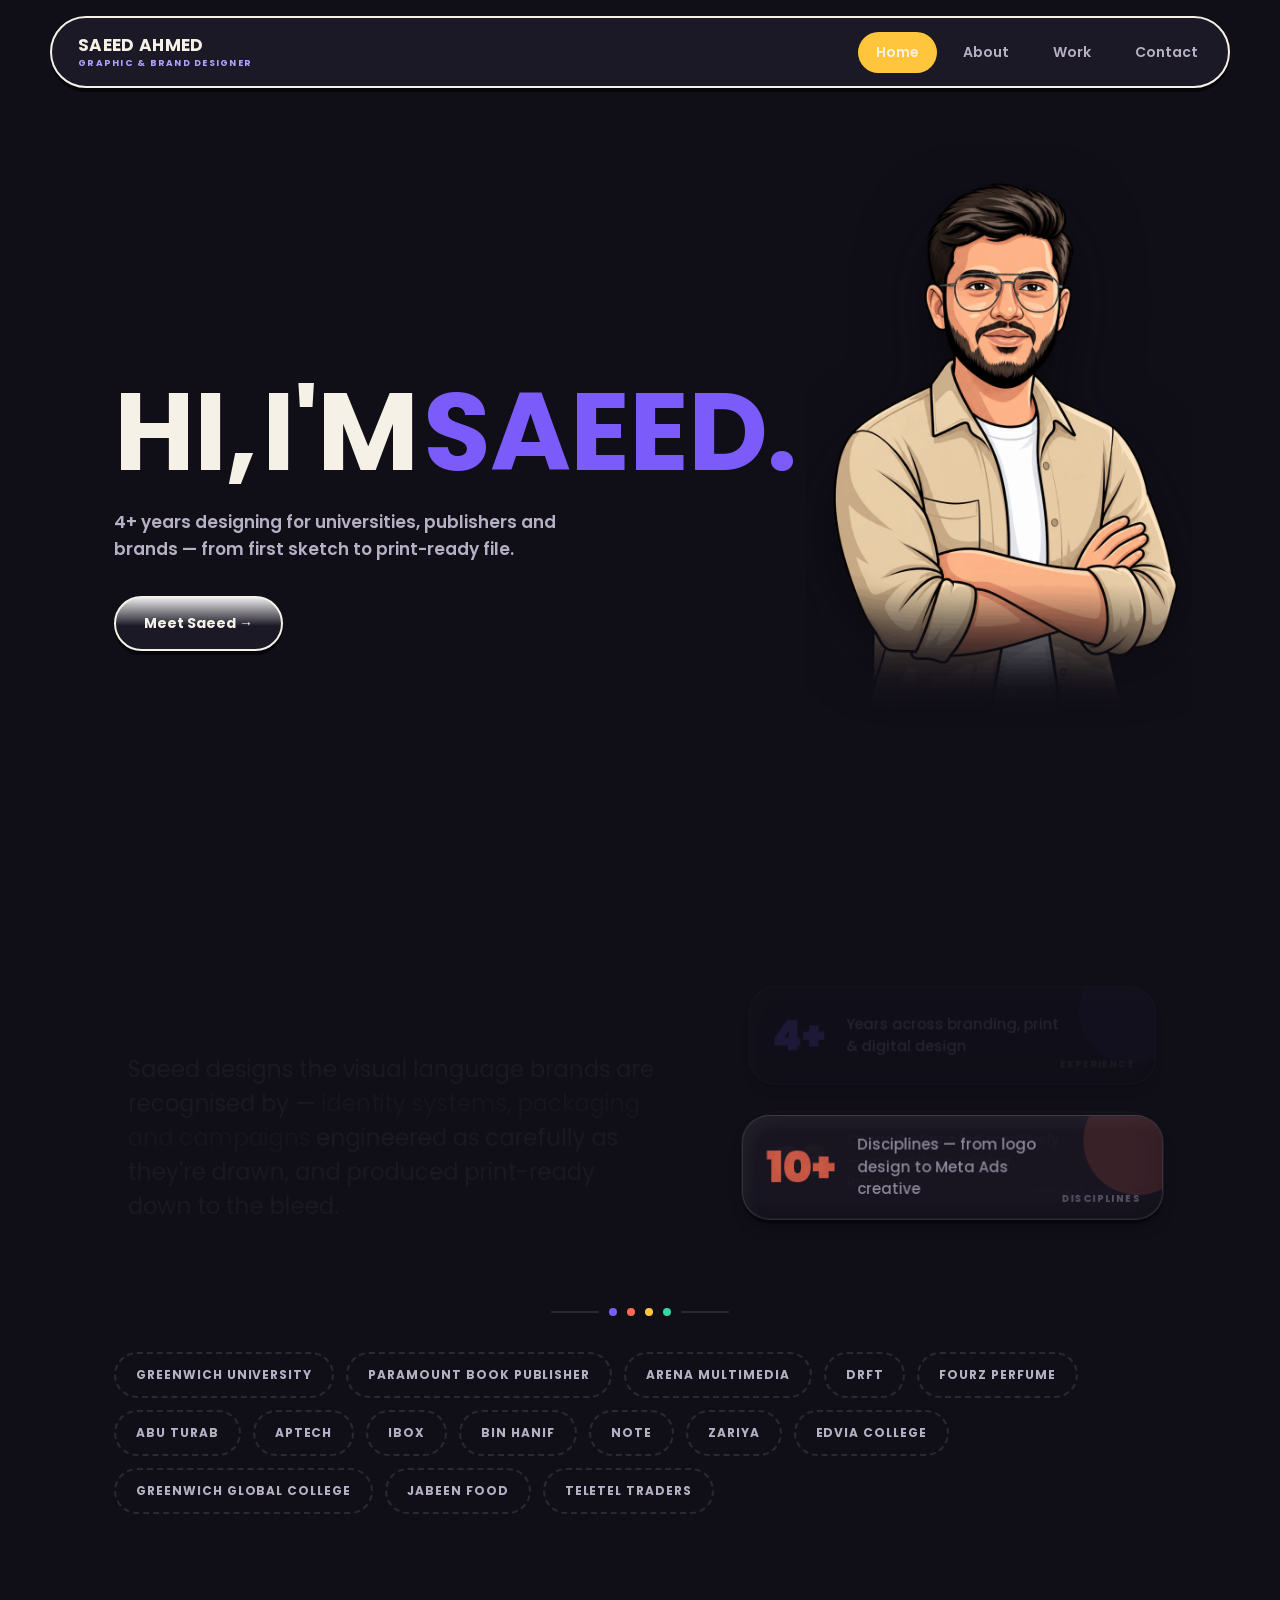
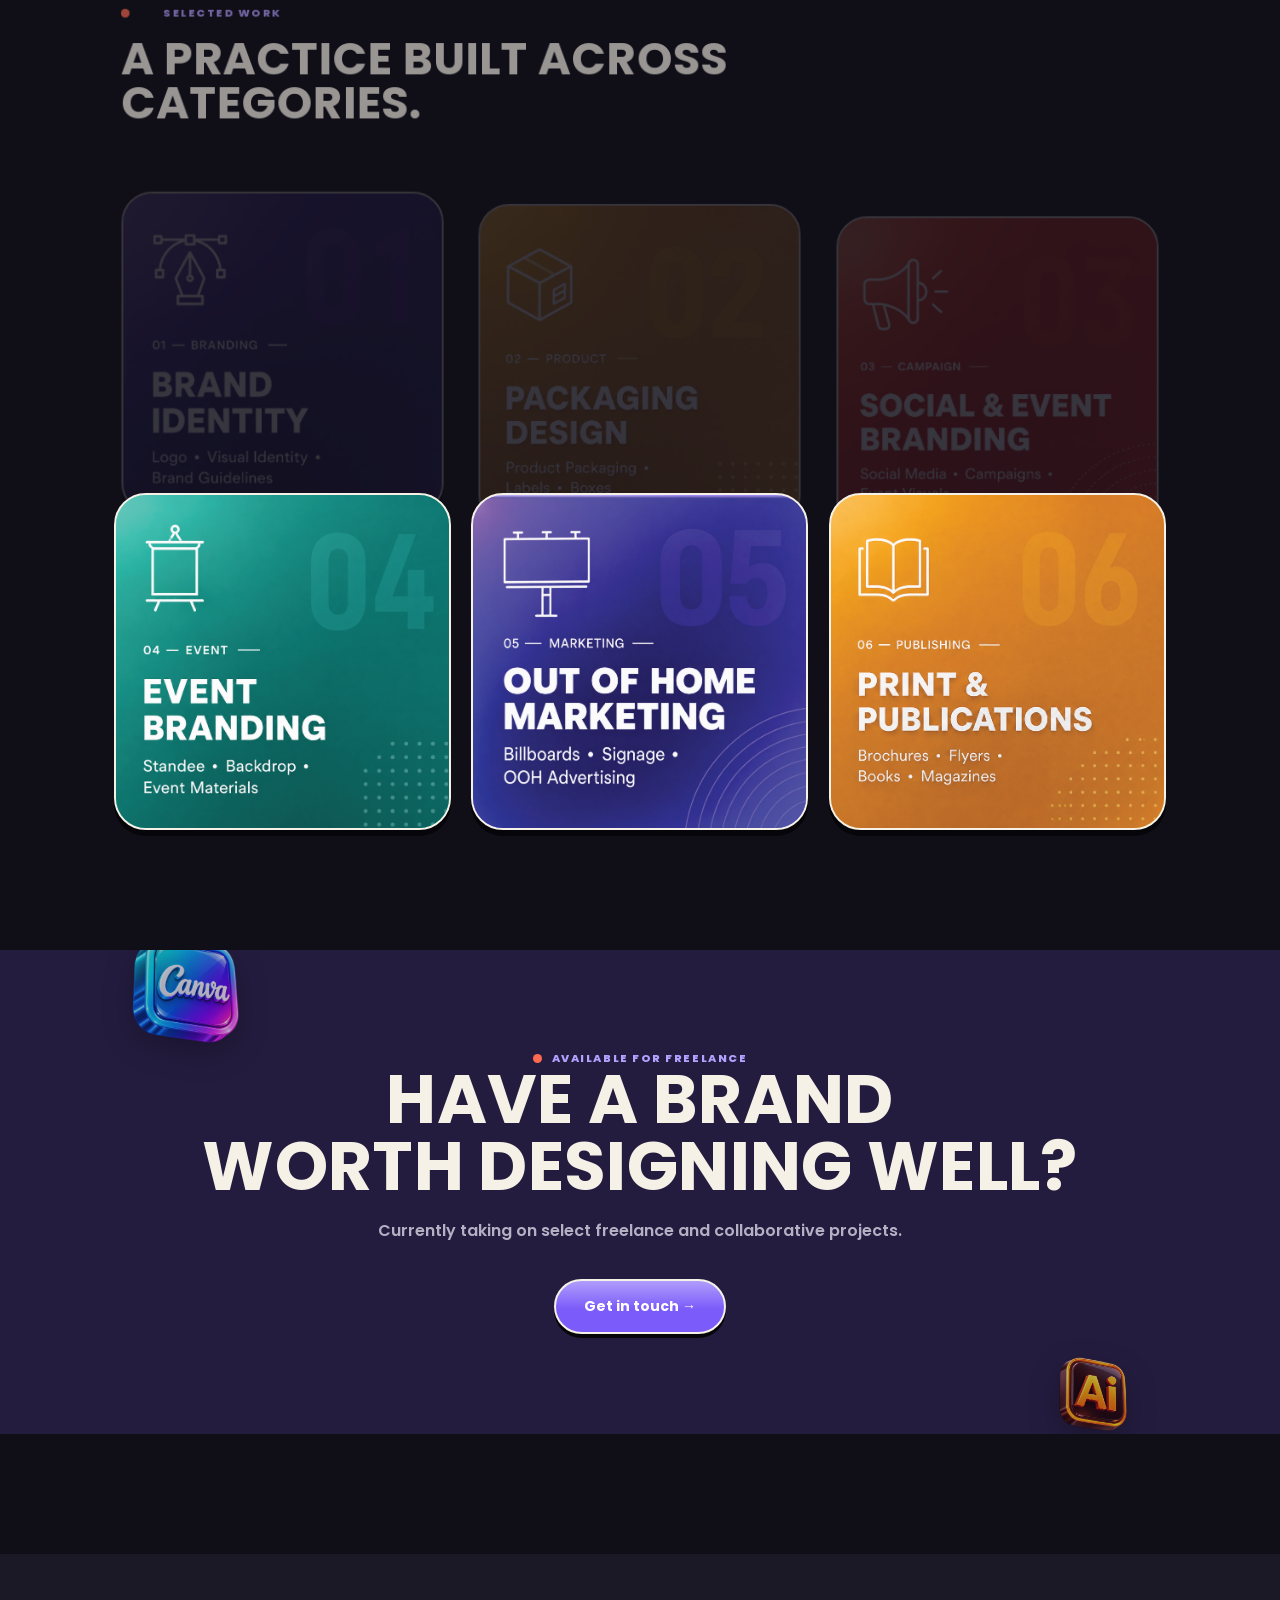
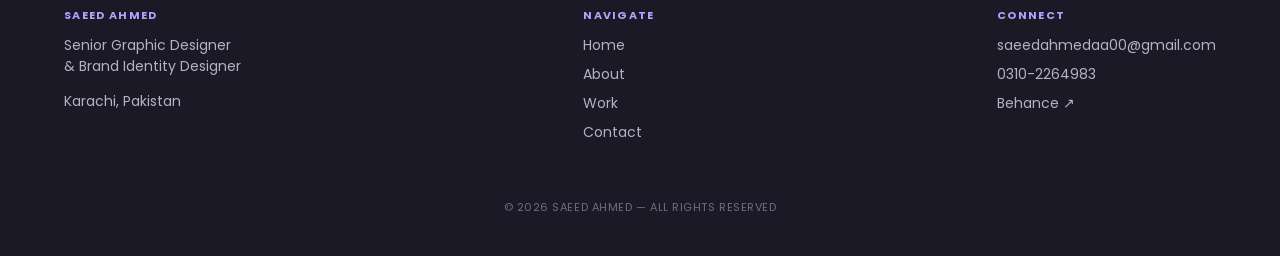
<file: index.html>
<!DOCTYPE html>
<html lang="en">
<head>
<meta charset="UTF-8">
<meta name="viewport" content="width=device-width, initial-scale=1.0">
<title>Saeed Ahmed — Senior Graphic Designer &amp; Brand Identity Designer</title>
<meta name="description" content="Saeed Ahmed is a Senior Graphic Designer and Brand Identity specialist based in Karachi, Pakistan — branding, packaging, print production and social media design.">
<link rel="stylesheet" href="css/style.css">
  <link rel="icon" href="assets/Favicon.png">
</head>
<body>

<header class="site-header">
  <div class="wrap">
    <a href="index.html" class="logo">SAEED AHMED <small>Graphic &amp; Brand Designer</small></a>
    <nav class="nav-links">
      <a href="index.html" class="active">Home</a>
      <a href="about.html">About</a>
      <a href="work.html">Work</a>
      <a href="contact.html">Contact</a>
    </nav>
    <button class="nav-toggle" aria-label="Toggle menu">☰</button>
  </div>
</header>

<!-- ============ HERO SLIDER ============ -->
<!-- ============ HERO SLIDER ============ -->
<section class="hero">
  <div class="hero-character">
    <div class="hero-character-inner">
      <img src="assets/SVW.png" alt="Illustrated portrait of Saeed Ahmed">
    </div>
  </div>

  <div class="hero-slides">

    <div class="hero-slide is-active">
      <div class="hero-slide-bg"></div>
      <div class="wrap hero-slide-content">
        <h2>Hi, I'm <em>Saeed.</em></h2>
        <p>4+ years designing for universities, publishers and brands — from first sketch to print-ready file.</p>
        <a href="about.html" class="btn">Meet Saeed →</a>
      </div>
    </div>

    <div class="hero-slide">
      <div class="hero-slide-bg"></div>
      <div class="wrap hero-slide-content">
        <h2>My <em>Work.</em></h2>
        <p>Logos, packaging &amp; campaigns.</p>
        <a href="work.html" class="btn">View the work →</a>
      </div>
    </div>

    <div class="hero-slide">
      <div class="hero-slide-bg"></div>
      <div class="wrap hero-slide-content">
        <h2>Let's <em>Talk.</em></h2>
        <p>Open for freelance & full-time work.</p>
        <a href="contact.html" class="btn solid">Start a project →</a>
      </div>
    </div>

  </div>

  <div class="hero-scroll">Scroll</div>

</section>
<!-- ============ INTRO ============ -->
<section class="section">
  <div class="wrap">
    <div class="intro-grid">
      <p class="lede">Saeed designs the visual language brands are recognised by — <span class="gold">identity systems, packaging and campaigns</span> engineered as carefully as they're drawn, and produced print-ready down to the bleed.</p>
     <div class="stat-list">
  <div class="stat-row"><span class="num">4+</span><span class="label">Years across branding, print &amp; digital design</span><span class="stat-tag">Experience</span></div>
  <div class="stat-row"><span class="num">03</span><span class="label">Organisations led creatively — university, publisher, institute</span><span class="stat-tag">Organisations</span></div>
  <div class="stat-row"><span class="num">10+</span><span class="label">Disciplines — from logo design to Meta Ads creative</span><span class="stat-tag">Disciplines</span></div>
</div>
    </div>
  </div>
</section>

<div class="cmyk-divider"><span class="line"></span><span class="dot c"></span><span class="dot m"></span><span class="dot y"></span><span class="dot k"></span><span class="line"></span></div>

<!-- ============ BRAND STRIP ============ -->
<section class="wrap">
  <div class="brand-strip">
    <span>Greenwich University</span>
    <span>Paramount Book Publisher</span>
    <span>Arena Multimedia</span>
    <span>DRFT</span>
    <span>Fourz Perfume</span>
        <span>Abu Turab</span>
    <span>Aptech</span>
    <span>Ibox</span>
    <span>Bin Hanif</span>
    <span>Note</span>
    <span>Zariya</span>
    <span>Edvia College</span>
    <span>Greenwich Global College</span>
    <span>Jabeen Food</span>
    <span>Teletel Traders</span>

  </div>
</section>

<!-- ============ WORK PREVIEW ============ -->
<section class="section">
  <div class="wrap">
    <div class="section-head">
      <div class="eyebrow"><span class="regmark" style="width:14px;height:14px;"></span>Selected Work</div>
      <h2>A practice built across categories.</h2>
    </div>
  </div>
  <div class="preview-grid">
    
   <a href="work.html?filter=logos" class="preview-card frame-corners">
  <span class="fc-tr"></span><span class="fc-bl"></span>
  <img src="assets/Titles/01-01.png" alt="Logo & Identity Design" class="preview-card-img">
 
</a>
    <a href="work.html?filter=packaging" class="preview-card frame-corners">
      <span class="fc-tr"></span><span class="fc-bl"></span>
  <img src="assets/Titles/01-02.png" alt="Logo & Identity Design" class="preview-card-img">
      
    </a>
    <a href="work.html?filter=posters" class="preview-card frame-corners">
      <span class="fc-tr"></span><span class="fc-bl"></span>
  <img src="assets/Titles/01-03.png" alt="Logo & Identity Design" class="preview-card-img">
      
    </a>
    <a href="work.html?filter=standees" class="preview-card frame-corners">
      <span class="fc-tr"></span><span class="fc-bl"></span>
  <img src="assets/Titles/01-04.png" alt="Logo & Identity Design" class="preview-card-img">
      
    </a>
    <a href="work.html?filter=outdoor" class="preview-card frame-corners">
      <span class="fc-tr"></span><span class="fc-bl"></span>
  <img src="assets/Titles/01-05.png" alt="Logo & Identity Design" class="preview-card-img">
      
    </a>
    <a href="work.html?filter=publishing" class="preview-card frame-corners">
      <span class="fc-tr"></span><span class="fc-bl"></span>
  <img src="assets/Titles/01-06.png" alt="Logo & Identity Design" class="preview-card-img">
      
    </a>
  </div>
</section>

<!-- ============ CTA ============ -->
<section class="cta-banner">
<div class="blob yellow img-blob" style="width:160px;height:160px;top:-40px;left:8%;opacity:.7;"><img src="assets/Icons/CA.png" alt=""></div>
<div class="blob coral img-blob" style="width:120px;height:120px;bottom:-20px;right:10%;opacity:.7;"><img src="assets/Icons/AI.png" alt=""></div>
  <div class="eyebrow center" style="justify-content:center;">Available for Freelance</div>
  <h2>Have a brand<br>worth designing well?</h2>
  <p>Currently taking on select freelance and collaborative projects.</p>
  <a href="contact.html" class="btn solid">Get in touch →</a>
</section>

<footer class="site-footer">
  <div class="wrap">
    <div class="footer-col">
      <h4>Saeed Ahmed</h4>
      <p>Senior Graphic Designer<br>&amp; Brand Identity Designer</p>
      <p>Karachi, Pakistan</p>
    </div>
    <div class="footer-col">
      <h4>Navigate</h4>
      <a href="index.html">Home</a>
      <a href="about.html">About</a>
      <a href="work.html">Work</a>
      <a href="contact.html">Contact</a>
    </div>
    <div class="footer-col">
      <h4>Connect</h4>
      <a href="mailto:saeedahmedaa00@gmail.com">saeedahmedaa00@gmail.com</a>
      <a href="tel:03102264983">0310-2264983</a>
      <a href="https://www.behance.net/saeed_graphics_09" target="_blank" rel="noopener">Behance ↗</a>
    </div>
  </div>
  <div class="footer-bottom">© 2026 SAEED AHMED — ALL RIGHTS RESERVED</div>
</footer>

<script src="js/main.js"></script>
</body>
</html>
</file>
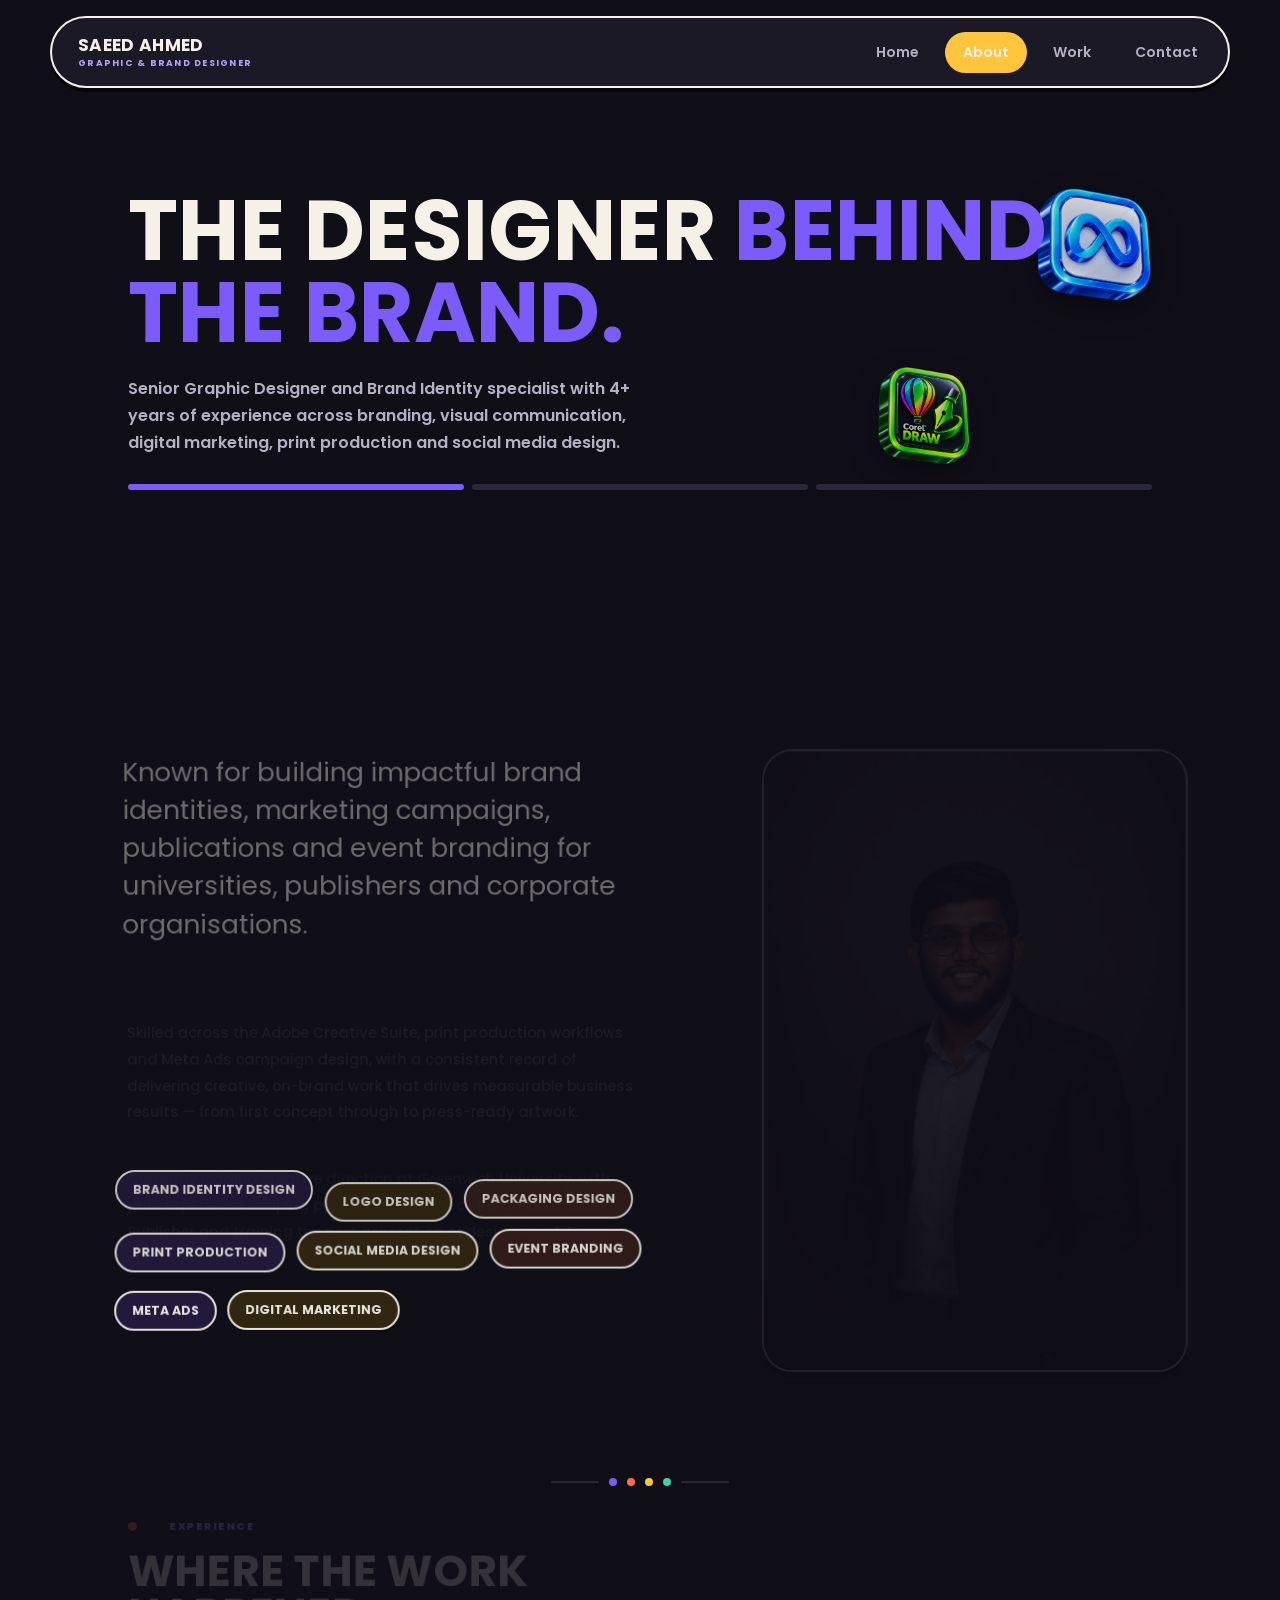
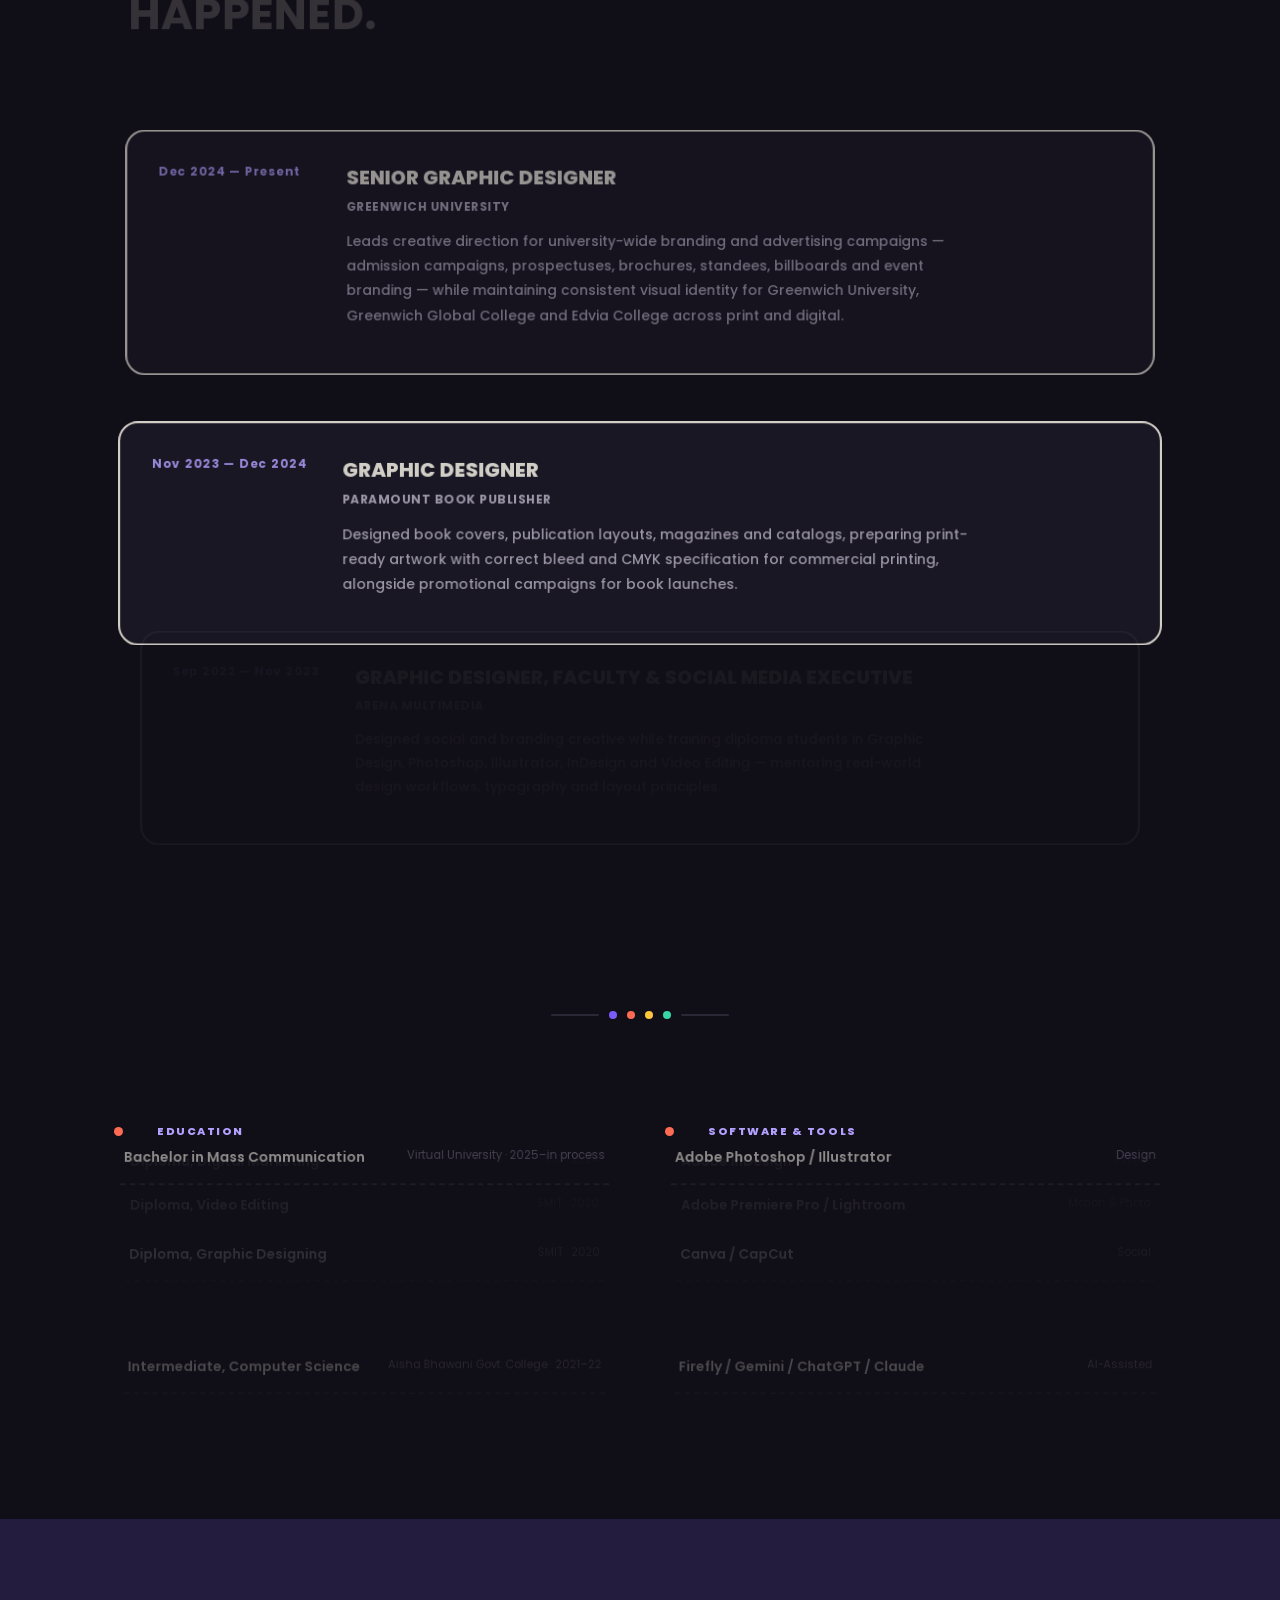
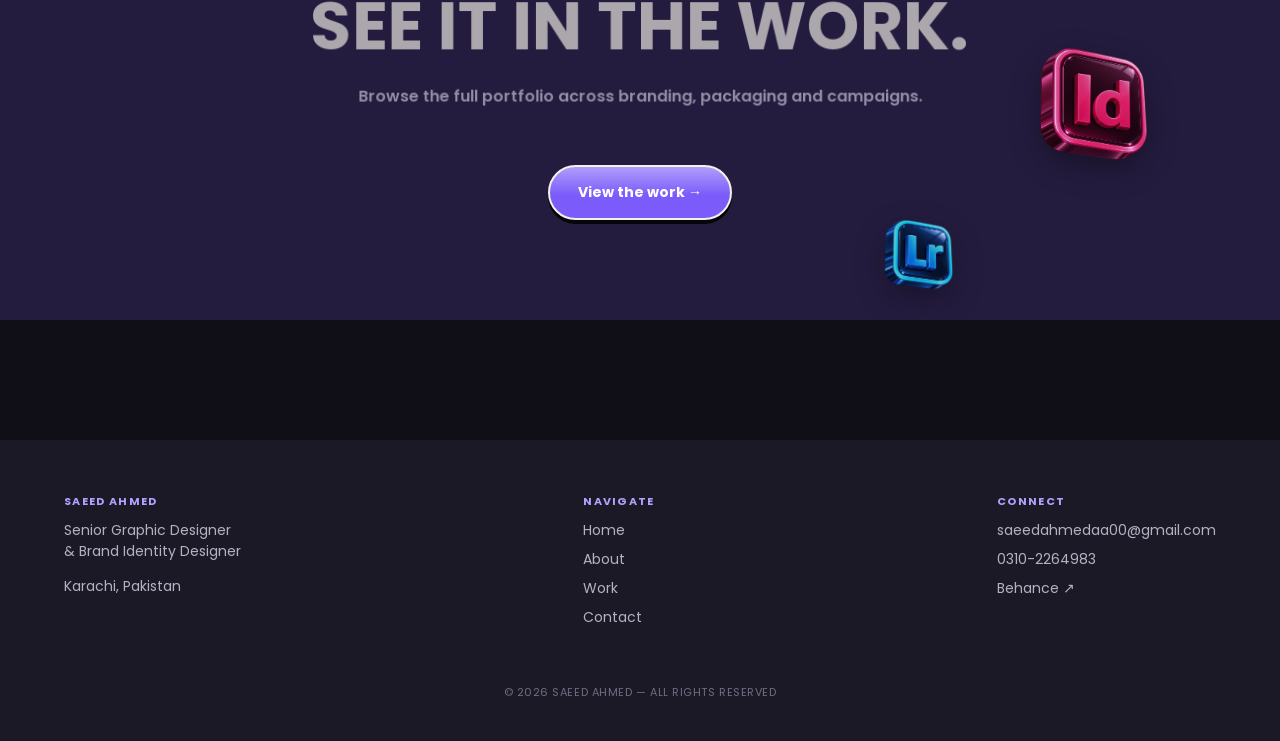
<file: about.html>
<!DOCTYPE html>
<html lang="en">
<head>
<meta charset="UTF-8">
<meta name="viewport" content="width=device-width, initial-scale=1.0">
<title>About — Saeed Ahmed</title>
<link rel="stylesheet" href="css/style.css">
  <link rel="icon" href="assets/Favicon.png">

</head>
<body>

<header class="site-header">
  <div class="wrap">
    <a href="index.html" class="logo">SAEED AHMED <small>Graphic &amp; Brand Designer</small></a>
    <nav class="nav-links">
      <a href="index.html">Home</a>
      <a href="about.html" class="active">About</a>
      <a href="work.html">Work</a>
      <a href="contact.html">Contact</a>
    </nav>
    <button class="nav-toggle" aria-label="Toggle menu">☰</button>
  </div>
</header>

<section class="page-hero">
<div class="blob purple img-blob" style="width:170px;height:170px;top:160px;right:8%;opacity:.85;"><img src="assets/Icons/CG.png" alt=""></div>
<div class="blob yellow img-blob" style="width:150px;height:150px;top:340px;right:22%;opacity:.8;"><img src="assets/Icons/CR.png" alt=""></div>
    <div class="wrap">
    <h1>The designer <em>behind the brand.</em></h1>
    <p class="page-hero-sub">Senior Graphic Designer and Brand Identity specialist with 4+ years of experience across branding, visual communication, digital marketing, print production and social media design.</p>
    <div class="page-hero-slide-strip">
      <span class="filled"></span><span></span><span></span>
    </div>
  </div>
</section>

<section class="section">
  <div class="wrap">
    <div class="about-grid">
      <div class="about-portrait frame-corners">
        <span class="fc-tr"></span><span class="fc-bl"></span>
<img src="assets/Profile.jpeg" alt="Saeed Ahmed, Senior Graphic Designer" style="position:absolute;inset:0;width:100%;height:100%;object-fit:contain;">      </div>
      <div>
        <p class="about-lede">Known for building impactful brand identities, marketing campaigns, publications and event branding for universities, publishers and corporate organisations.</p>
        <div class="about-body">
          <p>Skilled across the Adobe Creative Suite, print production workflows and Meta Ads campaign design, with a consistent record of delivering creative, on-brand work that drives measurable business results — from first concept through to press-ready artwork.</p>
          <p>Currently leading creative direction at Greenwich University, with prior experience shaping publication design at Paramount Book Publisher and training the next generation of designers at Arena Multimedia.</p>
        </div>
        <div class="skill-tags">
          <span>Brand Identity Design</span>
          <span>Logo Design</span>
          <span>Packaging Design</span>
          <span>Print Production</span>
          <span>Social Media Design</span>
          <span>Event Branding</span>
          <span>Meta Ads</span>
          <span>Digital Marketing</span>
        </div>
      </div>
    </div>
  </div>
</section>

<div class="cmyk-divider"><span class="line"></span><span class="dot c"></span><span class="dot m"></span><span class="dot y"></span><span class="dot k"></span><span class="line"></span></div>

<!-- ============ EXPERIENCE ============ -->
<section class="section tight">
  <div class="wrap">
    <div class="section-head">
      <div class="eyebrow"><span class="regmark" style="width:14px;height:14px;"></span>Experience</div>
      <h2>Where the work happened.</h2>
    </div>

    <div class="timeline">
      <div class="timeline-item">
        <div class="timeline-date">Dec 2024 — Present</div>
        <div>
          <div class="timeline-role">Senior Graphic Designer</div>
          <div class="timeline-org">Greenwich University</div>
          <p class="timeline-desc">Leads creative direction for university-wide branding and advertising campaigns — admission campaigns, prospectuses, brochures, standees, billboards and event branding — while maintaining consistent visual identity for Greenwich University, Greenwich Global College and Edvia College across print and digital.</p>
        </div>
      </div>

      <div class="timeline-item">
        <div class="timeline-date">Nov 2023 — Dec 2024</div>
        <div>
          <div class="timeline-role">Graphic Designer</div>
          <div class="timeline-org">Paramount Book Publisher</div>
          <p class="timeline-desc">Designed book covers, publication layouts, magazines and catalogs, preparing print-ready artwork with correct bleed and CMYK specification for commercial printing, alongside promotional campaigns for book launches.</p>
        </div>
      </div>

      <div class="timeline-item">
        <div class="timeline-date">Sep 2022 — Nov 2023</div>
        <div>
          <div class="timeline-role">Graphic Designer, Faculty &amp; Social Media Executive</div>
          <div class="timeline-org">Arena Multimedia</div>
          <p class="timeline-desc">Designed social and branding creative while training diploma students in Graphic Design, Photoshop, Illustrator, InDesign and Video Editing — mentoring real-world design workflows, typography and layout principles.</p>
        </div>
      </div>
    </div>
  </div>
</section>

<div class="cmyk-divider"><span class="line"></span><span class="dot c"></span><span class="dot m"></span><span class="dot y"></span><span class="dot k"></span><span class="line"></span></div>

<!-- ============ EDUCATION + SOFTWARE ============ -->
<section class="section tight">
  <div class="wrap">
    <div class="mini-grid">
      <div>
        <div class="eyebrow" style="margin-bottom:24px;"><span class="regmark" style="width:14px;height:14px;"></span>Education</div>
        <ul class="mini-list">
          <li><span class="deg">Bachelor in Mass Communication</span><span class="sch">Virtual University · 2025–in process</span></li>
          <li><span class="deg">Diploma, Digital Marketing</span><span class="sch">SMIT · 2024</span></li>
          <li><span class="deg">Diploma, Video Editing</span><span class="sch">SMIT · 2020</span></li>
          <li><span class="deg">Diploma, Graphic Designing</span><span class="sch">SMIT · 2020</span></li>
          <li><span class="deg">Intermediate, Computer Science</span><span class="sch">Aisha Bhawani Govt. College · 2021–22</span></li>
        </ul>
      </div>
      <div>
        <div class="eyebrow" style="margin-bottom:24px;"><span class="regmark" style="width:14px;height:14px;"></span>Software &amp; Tools</div>
        <ul class="mini-list">
          <li><span class="deg">Adobe Photoshop / Illustrator</span><span class="sch">Design</span></li>
          <li><span class="deg">Adobe InDesign</span><span class="sch">Layout</span></li>
          <li><span class="deg">Adobe Premiere Pro / Lightroom</span><span class="sch">Motion &amp; Photo</span></li>
          <li><span class="deg">Canva / CapCut</span><span class="sch">Social</span></li>
          <li><span class="deg">Firefly / Gemini / ChatGPT / Claude</span><span class="sch">AI-Assisted</span></li>
        </ul>
      </div>
    </div>
  </div>
</section>

<section class="cta-banner">
<div class="blob purple img-blob" style="width:170px;height:170px;top:100px;right:8%;opacity:.85;"><img src="assets/Icons/ID.png" alt=""></div>
<div class="blob yellow img-blob" style="width:110px;height:110px;top:280px;right:24%;opacity:.8;"><img src="assets/Icons/LR.png" alt=""></div>
    <h2>See it in the work.</h2>
  <p>Browse the full portfolio across branding, packaging and campaigns.</p>
  <a href="work.html" class="btn solid">View the work →</a>
</section>

<footer class="site-footer">
  <div class="wrap">
    <div class="footer-col">
      <h4>Saeed Ahmed</h4>
      <p>Senior Graphic Designer<br>&amp; Brand Identity Designer</p>
      <p>Karachi, Pakistan</p>
    </div>
    <div class="footer-col">
      <h4>Navigate</h4>
      <a href="index.html">Home</a>
      <a href="about.html">About</a>
      <a href="work.html">Work</a>
      <a href="contact.html">Contact</a>
    </div>
    <div class="footer-col">
      <h4>Connect</h4>
      <a href="mailto:saeedahmedaa00@gmail.com">saeedahmedaa00@gmail.com</a>
      <a href="tel:03102264983">0310-2264983</a>
      <a href="https://www.behance.net/saeed_graphics_09" target="_blank" rel="noopener">Behance ↗</a>
    </div>
  </div>
  <div class="footer-bottom">© 2026 SAEED AHMED — ALL RIGHTS RESERVED</div>
</footer>

<script src="js/main.js"></script>
</body>
</html>
</file>
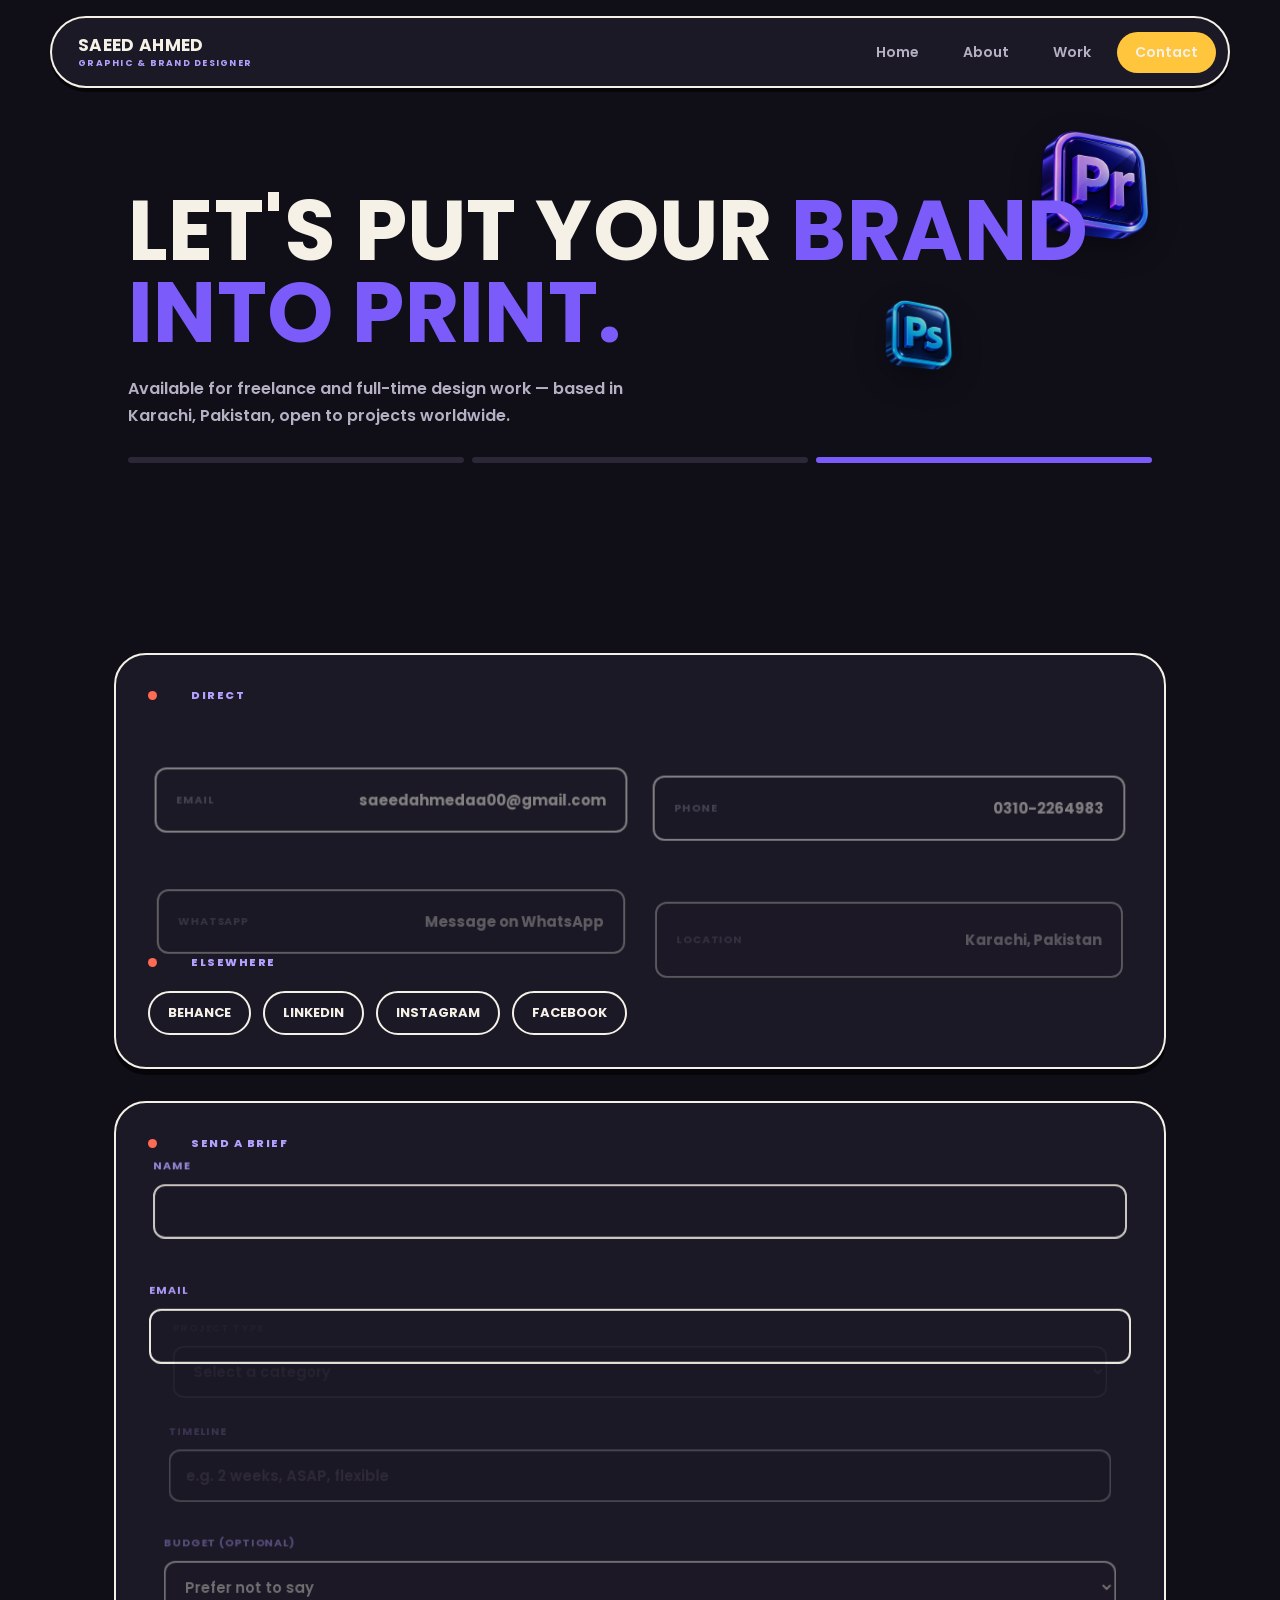
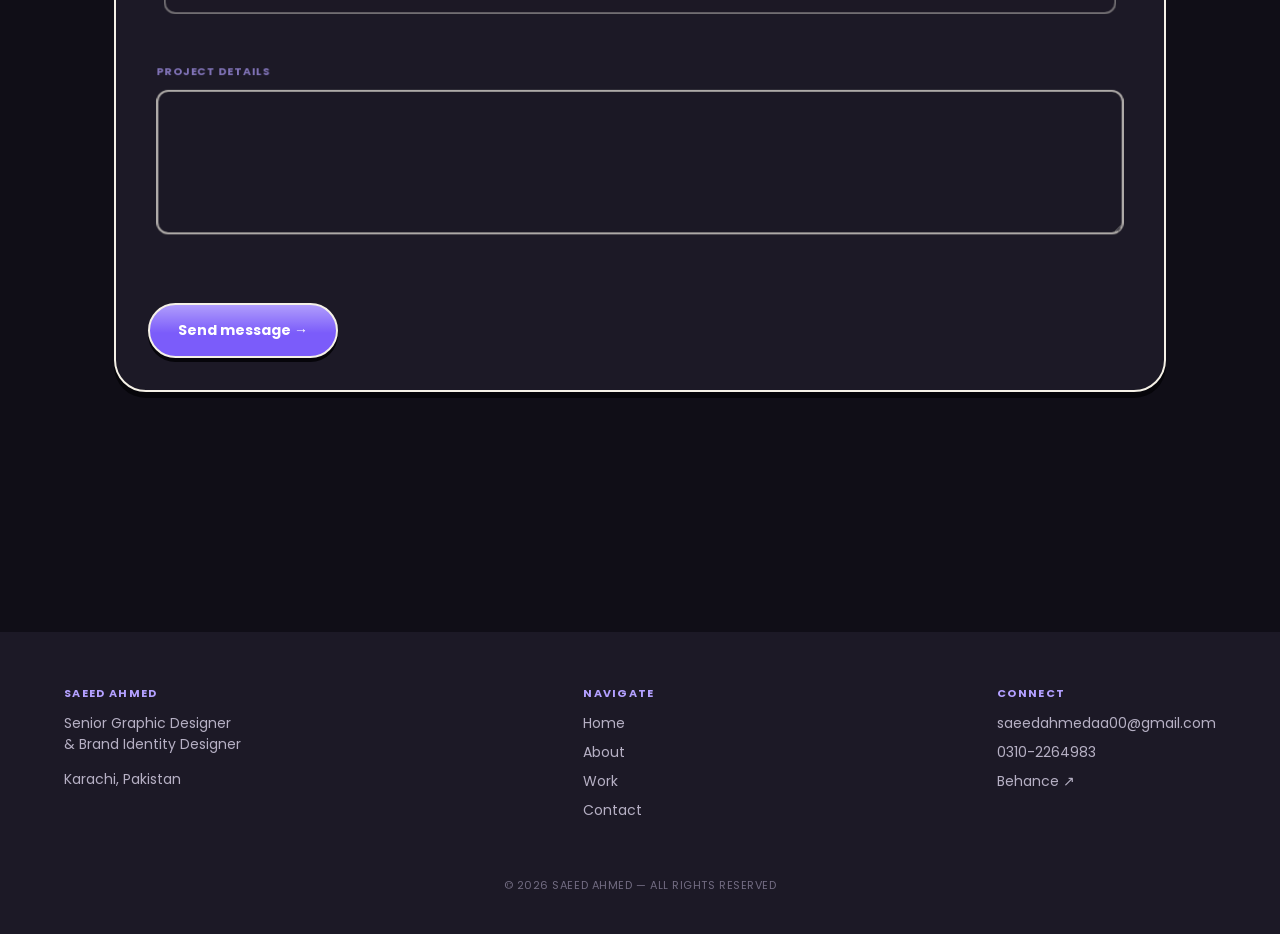
<file: contact.html>
<!DOCTYPE html>
<html lang="en">
<head>
<meta charset="UTF-8">
<meta name="viewport" content="width=device-width, initial-scale=1.0">
<title>Contact — Saeed Ahmed</title>
<link rel="stylesheet" href="css/style.css">
  <link rel="icon" href="assets/Favicon.png">

</head>
<body>

<header class="site-header">
  <div class="wrap">
    <a href="index.html" class="logo">SAEED AHMED <small>Graphic &amp; Brand Designer</small></a>
    <nav class="nav-links">
      <a href="index.html">Home</a>
      <a href="about.html">About</a>
      <a href="work.html">Work</a>
      <a href="contact.html" class="active">Contact</a>
    </nav>
    <button class="nav-toggle" aria-label="Toggle menu">☰</button>
  </div>
</header>

<section class="page-hero">
<div class="blob purple img-blob" style="width:170px;height:170px;top:100px;right:8%;opacity:.85;"><img src="assets/Icons/PR.png" alt=""></div>
<div class="blob yellow img-blob" style="width:110px;height:110px;top:280px;right:24%;opacity:.8;"><img src="assets/Icons/PS.png" alt=""></div>
    <div class="wrap">
    <h1>Let's put your <em>brand into print.</em></h1>
    <p class="page-hero-sub">Available for freelance and full-time design work — based in Karachi, Pakistan, open to projects worldwide.</p>
    <div class="page-hero-slide-strip">
      <span></span><span></span><span class="filled"></span>
    </div>
  </div>
</section>

<section class="section">
  <div class="wrap">
    <div class="contact-grid">

      <div>
        <div class="eyebrow"><span class="regmark" style="width:14px;height:14px;"></span>Direct</div>
        <ul class="contact-list">
          <li><span class="clabel">Email</span><a class="cval" href="mailto:saeedahmedaa00@gmail.com">saeedahmedaa00@gmail.com</a></li>
          <li><span class="clabel">Phone</span><a class="cval" href="tel:03102264983">0310-2264983</a></li>
          <li><span class="clabel">WhatsApp</span><a class="cval" href="https://wa.me/923102264983" target="_blank" rel="noopener">Message on WhatsApp</a></li>
          <li><span class="clabel">Location</span><span class="cval">Karachi, Pakistan</span></li>
        </ul>

        <div class="eyebrow" style="margin-top:48px;"><span class="regmark" style="width:14px;height:14px;"></span>Elsewhere</div>
        <div class="social-row">
          <a href="https://www.behance.net/saeed_graphics_09" target="_blank" rel="noopener">Behance</a>
          <a href="https://www.linkedin.com/in/saeed-ahmed-saar09172024/" target="_blank" rel="noopener">LinkedIn</a>
          <a href="http://instagram.com/saeed_graphics_09" target="_blank" rel="noopener">Instagram</a>
          <a href="https://www.facebook.com/share/14oecPMRKur/" target="_blank" rel="noopener">Facebook</a>
        </div>
      </div>

      <div>
        <div class="eyebrow" style="margin-bottom:28px;"><span class="regmark" style="width:14px;height:14px;"></span>Send a Brief</div>
        <form id="contact-form">
          <div class="form-field">
            <label for="name">Name</label>
            <input type="text" id="name" name="name" required>
          </div>
                    <div class="form-field">
            <label for="email">Email</label>
            <input type="email" id="email" name="email" required>
          </div>
          <div class="form-field">
            <label for="project-type">Project type</label>
            <select id="project-type" name="project-type" required>
              <option value="" disabled selected>Select a category</option>
              <option value="Logo / Brand Identity">Logo / Brand Identity</option>
              <option value="Packaging">Packaging</option>
              <option value="Social Media Design">Social Media Design</option>
              <option value="Print / Publishing">Print / Publishing</option>
              <option value="Event Branding / Standees">Event Branding / Standees</option>
              <option value="Outdoor Marketing">Outdoor Marketing</option>
              <option value="Other">Other</option>
            </select>
          </div>
          <div class="form-field">
            <label for="timeline">Timeline</label>
            <input type="text" id="timeline" name="timeline" placeholder="e.g. 2 weeks, ASAP, flexible">
          </div>
          <div class="form-field">
            <label for="budget">Budget (optional)</label>
            <select id="budget" name="budget">
              <option value="" selected>Prefer not to say</option>
              <option value="Under PKR 20,000">Under PKR 20,000</option>
              <option value="PKR 20,000 – 50,000">PKR 20,000 – 50,000</option>
              <option value="PKR 50,000 – 100,000">PKR 50,000 – 100,000</option>
              <option value="PKR 100,000+">PKR 100,000+</option>
            </select>
          </div>
                    <div class="form-field">
            <label for="message">Project details</label>
            <textarea id="message" name="message" rows="5" required></textarea>
          </div>
          <button type="submit" class="btn solid">Send message →</button>
        </form>
      </div>

    </div>
  </div>
</section>

<footer class="site-footer">
  <div class="wrap">
    <div class="footer-col">
      <h4>Saeed Ahmed</h4>
      <p>Senior Graphic Designer<br>&amp; Brand Identity Designer</p>
      <p>Karachi, Pakistan</p>
    </div>
    <div class="footer-col">
      <h4>Navigate</h4>
      <a href="index.html">Home</a>
      <a href="about.html">About</a>
      <a href="work.html">Work</a>
      <a href="contact.html">Contact</a>
    </div>
    <div class="footer-col">
      <h4>Connect</h4>
      <a href="mailto:saeedahmedaa00@gmail.com">saeedahmedaa00@gmail.com</a>
      <a href="tel:03102264983">0310-2264983</a>
      <a href="https://www.behance.net/saeed_graphics_09" target="_blank" rel="noopener">Behance ↗</a>
    </div>
  </div>
  <div class="footer-bottom">© 2026 SAEED AHMED — ALL RIGHTS RESERVED</div>
</footer>

<script src="js/main.js"></script>
</body>
</html>
</file>
<file: css/style.css>
/* ============================================================
   SAEED AHMED — PORTFOLIO
   Design tokens: paper / clay-purple / clay-yellow / coral
   Playful 3D-clay, bold condensed type, floating blob motif
   ============================================================ */

@import url('https://fonts.googleapis.com/css2?family=Poppins:ital,wght@0,400;0,500;0,600;0,700;0,800;0,900;1,500&display=swap');

:root{
  --paper:      #100E17;
  --paper-2:    #1C1926;
  --ink:        #F5F1E7;
  --ink-soft:   #B6B0C4;
  --ink-faint:  #726C82;
  --line:       #2B2736;
  --shadow:     #06050A;

  --purple:     #7B5CFA;
  --purple-dp:  #5936E0;
  --purple-lt:  #B3A0FF;
  --purple-tint:#241C3F;
  --yellow:     #FFC53D;
  --yellow-tint:#332911;
  --coral:      #FF6B52;
  --coral-tint: #35201A;
  --mint:       #37D6A4;

  --font-display: 'Poppins', sans-serif;
  --font-body:    'Poppins', sans-serif;
  --font-mono:    'Poppins', sans-serif;

  --container: 1180px;
  --edge: clamp(20px, 5vw, 64px);
  --r-lg: 32px;
  --r-md: 20px;
  --r-sm: 12px;
}

*,*::before,*::after{ box-sizing:border-box; }
html{ scroll-behavior:smooth; }
body{
  margin:0;
  background:var(--paper);
  color:var(--ink);
  font-family:var(--font-body);
  font-weight:400;
  -webkit-font-smoothing:antialiased;
  overflow-x:hidden;
}
img{ max-width:100%; display:block; }
a{ color:inherit; text-decoration:none; }
ul{ list-style:none; margin:0; padding:0; }
h1,h2,h3,h4{
  font-family:var(--font-display); font-weight:700; margin:0; line-height:0.98;
  text-transform:uppercase; letter-spacing:.005em;
}
@media (prefers-reduced-motion: reduce){
  *{ animation-duration:0.001ms !important; animation-iteration-count:1 !important; transition-duration:0.001ms !important; scroll-behavior:auto !important; }
}

:focus-visible{ outline:3px solid var(--purple); outline-offset:3px; border-radius:4px; }

.wrap{ max-width:var(--container); margin:0 auto; padding:0 var(--edge); }

/* ---------- floating blobs (signature element) ---------- */
@keyframes blobFloat{
  0%{ transform:translate(0,0) rotate(0deg) scale(1); border-radius:62% 38% 55% 45%/48% 42% 58% 52%; }
  25%{ transform:translate(22px,-30px) rotate(14deg) scale(1.1); border-radius:45% 55% 40% 60%/55% 45% 55% 45%; }
  50%{ transform:translate(-6px,-46px) rotate(-4deg) scale(.94); border-radius:55% 45% 65% 35%/40% 62% 38% 60%; }
  75%{ transform:translate(-24px,-14px) rotate(-12deg) scale(1.06); border-radius:38% 62% 45% 55%/58% 40% 60% 42%; }
  100%{ transform:translate(0,0) rotate(0deg) scale(1); border-radius:62% 38% 55% 45%/48% 42% 58% 52%; }
}
.blob{
  position:absolute; z-index:0;
  animation:blobFloat 8s ease-in-out infinite;
  pointer-events:none;
  transition:transform .3s ease;
  display:flex; align-items:center; justify-content:center;
  /* 3D clay shading: top-left glossy highlight + bottom-right deep shadow + soft ambient occlusion + drop shadow to lift off page */
  background-image:
    radial-gradient(circle at 30% 26%, rgba(255,255,255,.85) 0%, rgba(255,255,255,.35) 14%, rgba(255,255,255,0) 32%),
    radial-gradient(circle at 72% 78%, rgba(0,0,0,.35) 0%, rgba(0,0,0,0) 55%);
  background-blend-mode:soft-light, multiply;
  box-shadow:
    inset 8px 10px 18px rgba(255,255,255,.5),
    inset -10px -14px 22px rgba(0,0,0,.28),
    0 18px 26px -10px rgba(20,15,40,.35);
}
.blob.purple{ background-color:var(--purple); border-radius:62% 38% 55% 45%/48% 42% 58% 52%; }
.blob.yellow{ background-color:var(--yellow); border-radius:45% 55% 40% 60%/55% 45% 55% 45%; animation-duration:6.5s; animation-delay:-3s; }
.blob.coral{ background-color:var(--coral); border-radius:55% 45% 60% 40%/40% 60% 40% 60%; animation-duration:9.5s; animation-delay:-5s; }
.blob.mint{ background-color:var(--mint); border-radius:40% 60% 45% 55%/60% 40% 60% 40%; animation-duration:7s; animation-delay:-1.5s; }
.blob svg{
  width:46%; height:46%;
  color:var(--ink);
  opacity:.95;
  filter:drop-shadow(0 2px 3px rgba(0,0,0,.35));
}
.hero .blob, .cta-banner .blob{ animation:blobFloat 8s ease-in-out infinite, popIn .7s cubic-bezier(.3,1.4,.5,1) both; }

/* ---------- entrance animation ---------- */
@keyframes riseIn{
  from{ opacity:0; transform:translateY(28px); }
  to{ opacity:1; transform:translateY(0); }
}
@keyframes popIn{
  0%{ opacity:0; transform:scale(.6) rotate(-8deg); }
  70%{ opacity:1; transform:scale(1.08) rotate(2deg); }
  100%{ opacity:1; transform:scale(1) rotate(0deg); }
}
.blob.img-blob{
  background-color:transparent;
  background-image:none;
  box-shadow:none;
}
.blob.img-blob img{
  width:72%;
  height:72%;
  object-fit:contain;
  filter:drop-shadow(0 10px 16px rgba(0,0,0,.4));
}
@keyframes imgBlobOrbit{
  0%{ transform:translate(0,0) rotate(0deg); }
  25%{ transform:translate(14px,-14px) rotate(6deg); }
  50%{ transform:translate(0,-24px) rotate(0deg); }
  75%{ transform:translate(-14px,-14px) rotate(-6deg); }
  100%{ transform:translate(0,0) rotate(0deg); }
}
.blob.img-blob{
  animation:imgBlobOrbit 6s ease-in-out infinite !important;
}

/* ---------- scroll motion (JS sets transform/opacity inline per scroll frame — see main.js) ---------- */
.section-head, .lede, .stat-row, .preview-card,
.cta-banner h2, .cta-banner p,
.about-portrait, .about-lede, .about-body p, .skill-tags span,
.timeline-item, .mini-list li,
.filter-bar, .work-card, .note-card,
.contact-list li, .form-field{
  transition:transform .12s linear, opacity .12s linear;
  will-change:transform, opacity;
}

/* ---------- eyebrow / labels ---------- */
.eyebrow{
  font-family:var(--font-mono);
  font-size:11px;
  letter-spacing:.14em;
  text-transform:uppercase;
  color:var(--purple-lt);
  display:flex; align-items:center; gap:10px;
  font-weight:800;
}
.eyebrow::before{
  content:"";
  width:9px; height:9px; border-radius:50%;
  background:var(--coral);
  display:inline-block; flex:none;
  animation:dotPulse 1.6s ease-in-out infinite;
}
@keyframes dotPulse{
  0%,100%{ transform:scale(1); }
  50%{ transform:scale(1.5); }
}

/* ---------- registration mark -> clay dot ---------- */
.regmark{
  position:relative;
  width:22px; height:22px;
  flex:none;
  display:flex; align-items:center; justify-content:center;
}
.regmark::before{ content:none; }
.regmark::after{ content:none; }
.regmark-circle{
  width:12px; height:12px; border-radius:50%;
  background:var(--yellow);
  border:2px solid var(--ink);
}

.frame-corners{ position:relative; border-radius:var(--r-lg); overflow:hidden; }
.frame-corners::before,.frame-corners::after,
.frame-corners .fc-tr,.frame-corners .fc-bl{ content:none; }

/* ---------- CMYK divider -> blob dot divider ---------- */
.cmyk-divider{
  display:flex; align-items:center; gap:10px;
  margin:0 auto;
  width:fit-content;
  padding: 24px 0;
}
.cmyk-divider .dot{ width:8px; height:8px; border-radius:50%; }
.cmyk-divider .dot.c{ background:var(--purple); }
.cmyk-divider .dot.m{ background:var(--coral); }
.cmyk-divider .dot.y{ background:var(--yellow); }
.cmyk-divider .dot.k{ background:var(--mint); }
.cmyk-divider .line{ width:48px; height:2px; border-radius:2px; background:var(--line); }

/* ---------- nav (floating pill) ---------- */
.site-header{
  position:fixed; top:16px; left:0; right:0; z-index:100;
}
.site-header .wrap{
  display:flex; align-items:center; justify-content:space-between;
  height:72px;
  background:var(--paper-2);
  border:2px solid var(--ink);
  border-radius:999px;
  padding:0 12px 0 26px;
  box-shadow:0 4px 0 var(--shadow);
}
.logo{
  font-family:var(--font-display);
  font-size:17px; letter-spacing:.02em; text-transform:uppercase; font-weight:700;
  display:flex; flex-direction:column; line-height:1.15;
  transition:transform .3s cubic-bezier(.4,1.8,.6,1);
  transform-origin:left center;
}
.logo:hover{ transform:rotate(-2deg) scale(1.03); }
@keyframes wiggle{
  0%,100%{ transform:rotate(0deg); }
  25%{ transform:rotate(-4deg); }
  75%{ transform:rotate(4deg); }
}
.logo small{
  font-family:var(--font-mono); font-size:9px; letter-spacing:.14em;
  color:var(--purple-lt); text-transform:uppercase; margin-top:2px; font-weight:700;
}
.nav-links{ display:flex; gap:8px; align-items:center; }
.nav-links a{
  font-family:var(--font-body); font-size:14px; font-weight:600;
  color:var(--ink-soft);
  padding:10px 18px; border-radius:999px;
  transition:background .2s ease, color .2s ease;
}
.nav-links a.active,.nav-links a:hover{ color:var(--ink); background:var(--paper); }
.nav-links a.active{ background:var(--yellow); }
.nav-toggle{ display:none; background:var(--ink); color:var(--paper); border:none; width:44px; height:44px; border-radius:50%; font-size:18px; cursor:pointer; }

@media (max-width: 760px){
  .site-header .wrap{ padding:0 8px 0 20px; margin:0 14px; width:auto; }
  .nav-links{
    position:fixed; top:104px; left:16px; right:16px; bottom:16px;
    background:var(--paper-2); border:2px solid var(--ink); border-radius:var(--r-lg);
    flex-direction:column; justify-content:flex-start;
    padding:28px; gap:14px;
    transform:translateY(-12px); opacity:0; visibility:hidden;
    transition:transform .3s ease, opacity .3s ease, visibility .3s;
  }
  .nav-links.open{ transform:translateY(0); opacity:1; visibility:visible; }
  .nav-links a{ font-size:20px; padding:14px 18px; }
  .nav-toggle{ display:block; }
}

/* ---------- buttons ---------- */
.btn{
  font-family:var(--font-body); font-size:14px; font-weight:700;
  display:inline-flex; align-items:center; gap:10px;
  padding:15px 28px;
  border:2px solid var(--ink);
  border-radius:999px;
  color:var(--ink);
  background-color:var(--paper-2);
  background-image:linear-gradient(to bottom, rgba(255,255,255,.9), rgba(255,255,255,0) 55%);
  box-shadow:0 4px 0 var(--shadow);
  transition:transform .18s cubic-bezier(.4,1.6,.6,1), box-shadow .18s ease, background .2s ease;
}
.btn:hover{ transform:translate(-1px,2px) rotate(-1deg); box-shadow:0 2px 0 var(--shadow); background-color:var(--yellow-tint); }
.btn:active{ transform:translate(0,4px); box-shadow:0 0 0 var(--shadow); }
.btn.solid{ background-color:var(--purple); background-image:linear-gradient(to bottom, rgba(255,255,255,.4), rgba(255,255,255,0) 55%); color:#fff; }
.btn.solid:hover{ background-color:var(--purple-dp); }

/* ---------- footer ---------- */
.site-footer{
  padding:56px var(--edge) 40px;
  margin-top:120px;
  background:var(--paper-2);
}
.site-footer .wrap{
  display:flex; flex-wrap:wrap; justify-content:space-between; gap:32px;
  padding:0;
}
.footer-col h4{
  font-family:var(--font-mono); font-size:11px; letter-spacing:.12em; text-transform:uppercase;
  color:var(--purple-lt); margin-bottom:14px; font-weight:700;
}
.footer-col a, .footer-col p{
  display:block; color:var(--ink-soft); font-size:14px; margin-bottom:8px;
}
.footer-col a:hover{ color:var(--ink); }
.footer-bottom{
  text-align:center; margin-top:48px; font-family:var(--font-mono);
  font-size:11px; color:var(--ink-faint); letter-spacing:.05em;
}

/* ---------- section shells ---------- */
.section{ padding:120px 0; position:relative; }
.hero + .section{ padding-top:20px; padding-bottom:40px; }
.section.tight{ padding:80px 0; }
.section-head{ margin-bottom:56px; max-width:640px; }
.section-head h2{ font-size:clamp(30px,4vw,46px); margin-top:16px; }
.section-alt{ background:var(--paper-2); }

/* ---------- utility ---------- */
.text-stone{ color:var(--ink-faint); }
.center{ text-align:center; margin-left:auto; margin-right:auto; }
.gold{ color:var(--purple-lt); }

/* ============================================================
   HOME — HERO SLIDER
   ============================================================ */
.hero{
  position:relative; min-height:100vh; display:flex; flex-direction:column; justify-content:center;
  padding-top:110px; overflow:hidden;
}

/* ---------- hero character illustration ---------- */
@keyframes charFloat{
  0%,100%{ transform:translateY(0) rotate(0deg); }
  50%{ transform:translateY(-20px) rotate(1.2deg); }
}
.hero-character{
  position:relative;
  width:170px;
  max-width:60vw;
  margin:0 auto -10px;
  pointer-events:none;
  z-index:1;
}
.hero-character-inner{
  animation:charFloat 5s ease-in-out infinite;
}
.hero-character-inner img{
  width:100%; height:auto; display:block;
  filter:drop-shadow(0 30px 34px rgba(6,5,10,.55));
  -webkit-mask-image:linear-gradient(to bottom, #000 72%, transparent 96%);
  mask-image:linear-gradient(to bottom, #000 72%, transparent 96%);
}
.hero-slide p{ color:var(--ink-soft); max-width:480px; margin:22px 0 32px; font-size:17px; line-height:1.6; font-weight:600; }
.hero-slide p{ position:relative; z-index:2; }

@media (min-width:901px){
  .hero-character{
    position:absolute;
    right:clamp(-10px, 1vw, 20px); top:50%; bottom:auto; left:auto;
   transform:translateY(-50%);
    width:clamp(320px, 36vw, 620px);
    max-width:none;
    max-height:68vh;
    margin:0;
  }
  .hero-character-inner{ height:100%; display:flex; align-items:center; }
   .hero-character-inner img{
    width:auto; height:100%; max-height:68vh; max-width:100%;
    object-fit:contain;
  }
}

.hero-slides{ position:relative; }
.hero-slide{
  position:absolute; inset:0; opacity:0; pointer-events:none;
  transition:opacity .6s ease;
}
.hero-slide.is-active{ position:relative; opacity:1; pointer-events:auto; }
.hero-slide-bg{ display:none; }
.hero-slide-content{ position:relative; z-index:2; padding:60px var(--edge) 40px; }
.hero-slide.is-active .hero-slide-num{ animation:riseIn .6s cubic-bezier(.2,.8,.3,1.2) both; }
.hero-slide.is-active h2{ animation:riseIn .7s .08s cubic-bezier(.2,.8,.3,1.2) both; }
.hero-slide.is-active p{ animation:riseIn .7s .16s cubic-bezier(.2,.8,.3,1.2) both; }
.hero-slide.is-active .btn{ animation:riseIn .7s .24s cubic-bezier(.2,.8,.3,1.2) both; }
.hero-slide-num{
  font-family:var(--font-mono); font-size:12px; letter-spacing:.14em; color:var(--purple-lt);
  display:flex; align-items:center; gap:10px; margin-bottom:24px; font-weight:700; text-transform:uppercase;
}
.hero-slide h2{
  font-size:clamp(46px,9vw,110px); text-transform:uppercase; font-weight:700;
  word-spacing:-0.15em; letter-spacing:-0.01em;
}
.hero-slide h2 em{ font-style:normal; color:var(--purple); -webkit-text-stroke:0; display:inline-block; }
.hero-slide p{ color:var(--ink-soft); max-width:480px; margin:22px 0 32px; font-size:17px; line-height:1.6; font-weight:600; }
.hero-scroll{ display:none; }
.hero-controls{
  position:relative; z-index:2;
  display:flex; flex-wrap:wrap; align-items:center; justify-content:space-between; gap:14px;
  padding:24px var(--edge) 0; margin-top:20px;
  max-width:var(--container); margin-left:auto; margin-right:auto;
  box-sizing:border-box;
}
.hero-dots{ display:flex; flex-wrap:wrap; gap:10px; }
.hero-dot{
  font-family:var(--font-body); font-size:13px; font-weight:700;
  padding:10px 20px; border-radius:999px; border:2px solid var(--ink);
  background:var(--paper-2); color:var(--ink-soft); cursor:pointer;
  transition:background .2s ease, color .2s ease, transform .2s ease;
}
.hero-dot:hover{ transform:translateY(-3px) rotate(-2deg); }
.hero-dot.is-active{ background:var(--ink); color:var(--paper); }
.hero-progress{ font-family:var(--font-mono); font-size:12px; color:var(--ink-faint); }

@media (max-width:640px){
  .hero-controls{ padding:20px 20px 0; gap:10px; }
  .hero-dot{ padding:8px 14px; font-size:12px; }
}

/* ============================================================
   HOME — INTRO
   ============================================================ */
.intro-grid{ display:grid; grid-template-columns:1.3fr 1fr; gap:70px; align-items:center; }
.lede{ font-family:var(--font-display); text-transform:none; font-size:clamp(18px,2vw,24px); line-height:1.5; font-weight:400; letter-spacing:0; }
.stat-list{ display:flex; flex-direction:column; gap:5px; }
.stat-row{
  position:relative;
  display:flex; align-items:center; gap:22px;
  padding:18px 90px 18px 24px; border:1px solid rgba(255,255,255,.22); border-radius:28px;
  background:var(--paper-2);
  overflow:hidden;
  box-shadow:
    0 3px 0 -1px var(--shadow),
    0 3px 0 var(--shadow),
    0 10px 18px -6px rgba(0,0,0,.55),
    inset -8px -10px 18px rgba(0,0,0,.22),
    inset 6px 8px 14px rgba(255,255,255,.06);
  transition:transform .2s cubic-bezier(.4,1.6,.6,1), box-shadow .2s ease;
}
.stat-row::before{
  content:"";
  position:absolute; top:-30px; right:-30px;
  width:110px; height:110px; border-radius:50%;
  background:var(--purple); opacity:.18;
}
.stat-row:nth-child(2)::before{ background:var(--yellow); }
.stat-row:nth-child(3)::before{ background:var(--coral); }
.stat-row:hover{
  transform:translateY(-3px);
  box-shadow:
    0 1px 0 -1px var(--shadow),
    0 1px 0 var(--shadow),
    0 16px 24px -8px rgba(0,0,0,.6),
    inset -8px -10px 18px rgba(0,0,0,.22),
    inset 6px 8px 14px rgba(255,255,255,.06);
}
.stat-row .num{ font-family:var(--font-display); font-weight:900; font-size:44px; color:var(--purple); flex:none; position:relative; z-index:1; }
.stat-row:nth-child(2) .num{ color:var(--yellow); }
.stat-row:nth-child(3) .num{ color:var(--coral); }
.stat-row .label{ font-size:15px; color:var(--ink-soft); font-weight:500; line-height:1.5; position:relative; z-index:1; }
.stat-tag{
  position:absolute; bottom:12px; right:22px; z-index:1;
  font-size:10px; letter-spacing:.14em; text-transform:uppercase;
  color:var(--ink-faint); font-weight:700;
}
@media (max-width:860px){ .intro-grid{ grid-template-columns:1fr; gap:40px; } }

/* brand strip */
.brand-strip{
  display:flex; flex-wrap:wrap; gap:12px;
  padding:12px 0;
}
   section:has(> .brand-strip) + .section{ padding-top:30px; }
.brand-strip span{
  font-family:var(--font-mono); font-size:12px; letter-spacing:.08em; text-transform:uppercase;
  color:var(--ink-soft); padding:12px 20px; border:2px dashed var(--line); border-radius:999px;
  font-weight:700;
}

/* work preview grid (home) */
.preview-grid{
  display:grid; grid-template-columns:repeat(3,1fr); gap:20px;
  max-width:var(--container); margin:0 auto; padding:0 var(--edge);
}
.preview-card{
  position:relative;
  aspect-ratio:1/1;
  background-color:var(--purple);
  background-image:radial-gradient(circle at 22% 18%, rgba(255,255,255,.55) 0%, rgba(255,255,255,0) 40%);
  border:2px solid var(--ink); border-radius:var(--r-lg);
  padding:26px;
  display:flex; flex-direction:column; justify-content:flex-end;
  overflow:hidden;
  box-shadow:0 6px 0 var(--shadow), inset -8px -12px 20px rgba(0,0,0,.16), inset 6px 8px 14px rgba(255,255,255,.35);
  transition:transform .2s ease, box-shadow .2s ease;
}
.preview-card-img{
  position:absolute; inset:0; z-index:0;
  width:100%; height:100%; object-fit:cover;
}
.preview-card:nth-child(2){ background-color:var(--yellow); }
.preview-card:nth-child(3){ background-color:var(--coral); }
.preview-card:nth-child(4){ background-color:var(--mint); }
.preview-card:nth-child(5){ background-color:var(--purple); }
.preview-card:nth-child(6){ background-color:var(--yellow); }
.preview-card .tag{ font-family:var(--font-mono); font-size:10px; letter-spacing:.12em; text-transform:uppercase; color:var(--ink); margin-bottom:8px; font-weight:700; opacity:.7;}
.preview-card h4{ font-size:21px; font-weight:800; color:var(--ink); text-transform:uppercase; }
.preview-card{ transition:transform .2s cubic-bezier(.4,1.6,.6,1), box-shadow .2s ease; }
.preview-card:hover{ transform:translate(-2px,3px) rotate(-1deg) scale(1.02); box-shadow:0 3px 0 var(--shadow), inset -8px -12px 20px rgba(0,0,0,.16), inset 6px 8px 14px rgba(255,255,255,.35); }
@media (max-width:820px){ .preview-grid{ grid-template-columns:1fr 1fr; } }
@media (max-width:520px){ .preview-grid{ grid-template-columns:1fr; } }

/* CTA banner */
.cta-banner{
  text-align:center;
  padding:100px var(--edge);
  position:relative; overflow:hidden;
  background:var(--purple-tint);
}
.cta-banner h2{ font-size:clamp(34px,6vw,68px); position:relative; z-index:1; }
.cta-banner p{ color:var(--ink-soft); margin:18px 0 36px; font-weight:600; position:relative; z-index:1; }
.cta-banner .btn{ position:relative; z-index:1; }

/* ============================================================
   INNER PAGE HERO (About / Work / Contact)
   ============================================================ */
.page-hero{
  padding:190px var(--edge) 70px;
  position:relative; overflow:hidden;
}
.page-hero-slide-strip{
  display:flex; gap:8px; margin-top:28px; position:relative; z-index:1;
}
.page-hero-slide-strip span{
  height:6px; flex:1; background:var(--line); border-radius:4px; position:relative; overflow:hidden;
}
.page-hero-slide-strip span.filled{ background:var(--purple); }
.page-hero .eyebrow{ animation:riseIn .6s cubic-bezier(.2,.8,.3,1.2) both; }
.page-hero h1{ font-size:clamp(40px,7vw,84px); position:relative; z-index:1; animation:riseIn .7s .08s cubic-bezier(.2,.8,.3,1.2) both; }
.page-hero h1 em{ color:var(--purple); font-style:normal; }
.page-hero .page-hero-sub{ color:var(--ink-soft); max-width:520px; margin-top:20px; font-size:16px; line-height:1.7; font-weight:600; position:relative; z-index:1; animation:riseIn .7s .16s cubic-bezier(.2,.8,.3,1.2) both;}
.page-hero .page-hero-slide-strip{ animation:riseIn .7s .22s cubic-bezier(.2,.8,.3,1.2) both; }
.page-hero .blob{ animation:blobFloat 8s ease-in-out infinite, popIn .6s cubic-bezier(.3,1.4,.5,1) both; }

/* ============================================================
   ABOUT PAGE
   ============================================================ */
.about-grid{
  display:flex;
  flex-wrap:wrap;
  gap:60px;
  align-items:stretch;
}
.about-grid .about-portrait{
  order:2;
  flex:1 1 320px;
}
.about-grid > div:not(.about-portrait){
  order:1;
  flex:1.3 1 380px;
  display:flex;
  flex-direction:column;
  justify-content:space-between;
}
.about-grid .about-portrait{ order:2; }
.about-grid > div{ order:1; }
.about-portrait{
  aspect-ratio:3/4;
  background:var(--paper-2);
   border:2px solid var(--ink); border-radius:var(--r-lg);
  position:relative;
  display:flex; align-items:flex-end; padding:22px;
  overflow:hidden;
  box-shadow:0 6px 0 var(--shadow);
}
.about-portrait::after{
  content:"";
  position:absolute; inset:0; z-index:1;
  background:linear-gradient(to top, rgba(22,21,27,.75) 0%, rgba(22,21,27,0) 45%);
}
.about-portrait .initials{ display:none; }
.about-portrait .cap{
  font-family:var(--font-mono); font-size:11px; letter-spacing:.1em; color:#fff; text-transform:uppercase; font-weight:700;
}
.about-lede{ font-family:var(--font-display); text-transform:none; font-size:clamp(20px,2.4vw,27px); line-height:1.45; color:var(--ink); margin-bottom:18px;}
.about-body p{ color:var(--ink-soft); line-height:1.85; margin-bottom:18px; font-size:15px; font-weight:500; }

.skill-tags{ display:flex; flex-wrap:wrap; gap:10px; margin-top:auto; }
.skill-tags span{
  font-family:var(--font-body); font-size:12.5px; font-weight:700; text-transform:uppercase;
  border:2px solid var(--ink); border-radius:999px; padding:9px 16px; color:var(--ink); background:var(--paper-2);
}
.skill-tags span:nth-child(3n+1){ background:var(--purple-tint); }
.skill-tags span:nth-child(3n+2){ background:var(--yellow-tint); }
.skill-tags span:nth-child(3n+3){ background:var(--coral-tint); }

@media (max-width:900px){ .about-grid{ grid-template-columns:1fr; gap:40px; } }

/* timeline (experience) */
.timeline{ display:flex; flex-direction:column; }
.timeline-item{
  display:grid; grid-template-columns:160px 1fr; gap:32px;
  padding:32px; border:2px solid var(--ink); border-radius:var(--r-md); margin-bottom:18px;
  background:var(--paper-2);
}
.timeline-item:last-child{ margin-bottom:0; }
.timeline-date{ font-family:var(--font-mono); font-size:12px; letter-spacing:.06em; color:var(--purple-lt); font-weight:700; }
.timeline-role{ font-size:20px; font-family:var(--font-display); margin-bottom:6px; text-transform:uppercase; font-weight:800; }
.timeline-org{ font-family:var(--font-mono); font-size:12px; color:var(--ink-soft); letter-spacing:.04em; margin-bottom:14px; text-transform:uppercase; font-weight:700;}
.timeline-desc{ color:var(--ink-soft); font-size:14px; line-height:1.8; max-width:640px; font-weight:500; }
@media (max-width:640px){ .timeline-item{ grid-template-columns:1fr; gap:10px; padding:22px; } }

/* education / software grid */
.mini-grid{ display:grid; grid-template-columns:repeat(2,1fr); gap:50px; }
.mini-list li{
  display:flex; justify-content:space-between; gap:16px;
  padding:16px 4px; border-bottom:2px dashed var(--line); font-size:14px;
}
.mini-list li .deg{ color:var(--ink); font-weight:600; }
.mini-list li .sch{ color:var(--ink-faint); font-family:var(--font-mono); font-size:11.5px; text-align:right; }
@media (max-width:700px){ .mini-grid{ grid-template-columns:1fr; gap:8px; } }

/* ============================================================
   WORK PAGE
   ============================================================ */
.filter-bar{
  display:flex; flex-wrap:wrap; gap:10px;
  margin-bottom:56px;
}
.filter-btn{
  font-family:var(--font-body); font-size:13px; font-weight:700; text-transform:uppercase;
  padding:11px 20px; border:2px solid var(--ink); border-radius:999px; background:var(--paper-2); color:var(--ink-soft); cursor:pointer;
  transition:all .2s ease;
}
.filter-btn.is-active,.filter-btn:hover{ background:var(--ink); color:var(--paper); }

.work-grid{
  display:grid; grid-template-columns:repeat(3,1fr); gap:28px;
}
.work-card{ cursor:default; }
.work-thumb{
  aspect-ratio:4549/3098;
  background:var(--purple-tint);
  border:2px solid var(--ink); border-radius:var(--r-lg);
  position:relative;
  margin-bottom:16px;
  overflow:hidden;
  box-shadow:0 5px 0 var(--shadow);
  transition:transform .2s cubic-bezier(.4,1.6,.6,1), box-shadow .2s ease;
  cursor:zoom-in;
}
.work-thumb:has(img){ aspect-ratio:auto; }
.work-thumb img{ width:100%; height:auto; display:block; }
.work-card:hover .work-thumb{ transform:translate(-2px,3px) rotate(-.6deg); box-shadow:0 2px 0 var(--shadow); }
.work-card:nth-child(4n+2) .work-thumb{ background:var(--yellow-tint); }
.work-card:nth-child(4n+3) .work-thumb{ background:var(--coral-tint); }
.work-card:nth-child(4n+4) .work-thumb{ background:#DFF6ED; }
.work-thumb .ph-label{
  position:absolute; inset:0; display:flex; align-items:center; justify-content:center;
  flex-direction:column; gap:10px; text-align:center; padding:20px;
}
.work-thumb .ph-label .cat{ font-family:var(--font-mono); font-size:10px; letter-spacing:.12em; color:var(--purple-lt); text-transform:uppercase; font-weight:700; }
.work-thumb .ph-label .ttl{ font-family:var(--font-display); text-transform:none; font-size:19px; color:var(--ink); max-width:200px; }
.work-meta{ display:flex; justify-content:space-between; align-items:baseline; }
.work-meta h4{
  font-size:15px;
  font-family:var(--font-body);
  font-weight:800;
  letter-spacing:.01em;
  line-height:1.3;
}
.work-meta .wtag{ font-family:var(--font-mono); font-size:10px; color:var(--purple-lt); text-transform:uppercase; letter-spacing:.06em; font-weight:700; }

@media (max-width:920px){ .work-grid{ grid-template-columns:repeat(2,1fr); } }
@media (max-width:560px){ .work-grid{ grid-template-columns:1fr; } .work-thumb{ aspect-ratio:4549/3098; } }

/* ---------- lightbox (click a work image to view full size) ---------- */
.lightbox{
  position:fixed; inset:0; z-index:1000;
  background:rgba(6,5,10,.94);
  display:flex; align-items:center; justify-content:center;
  opacity:0; visibility:hidden;
  transition:opacity .25s ease, visibility .25s ease;
  padding:48px 20px;
}
.lightbox.is-open{ opacity:1; visibility:visible; }
.lightbox-img{
  max-width:100%; max-height:100%;
  border:2px solid var(--ink); border-radius:var(--r-md);
  box-shadow:0 30px 60px rgba(0,0,0,.55);
  display:block;
}
.lightbox-close{
  position:absolute; top:20px; right:20px; z-index:2;
  width:48px; height:48px; border-radius:50%;
  background:var(--ink); color:var(--paper); border:none; font-size:20px; font-weight:700; cursor:pointer;
  display:flex; align-items:center; justify-content:center;
  transition:background .2s ease, color .2s ease, transform .2s ease;
}
.lightbox-close:hover{ background:var(--purple); color:#fff; transform:scale(1.06); }
@media (max-width:600px){
  .lightbox-close{ top:12px; right:12px; width:42px; height:42px; }
}
.lightbox-nav{
  position:absolute; top:50%; transform:translateY(-50%);
  width:56px; height:56px; border-radius:50%;
  background:var(--paper-2); color:var(--ink); border:2px solid var(--ink);
  font-size:28px; font-weight:700; cursor:pointer; z-index:2;
  display:flex; align-items:center; justify-content:center;
  transition:background .2s ease, color .2s ease, transform .2s ease;
}
.lightbox-nav:hover{ background:var(--purple); color:#fff; }
.lightbox-prev{ left:20px; }
.lightbox-prev:hover{ transform:translateY(-50%) translateX(-3px); }
.lightbox-next{ right:20px; }
.lightbox-next:hover{ transform:translateY(-50%) translateX(3px); }
@media (max-width:600px){
  .lightbox-nav{ width:44px; height:44px; font-size:22px; }
  .lightbox-prev{ left:8px; }
  .lightbox-next{ right:8px; }
}

.note-card{
  border:2px dashed var(--line); border-radius:var(--r-md); padding:26px; margin-top:60px;
  font-family:var(--font-mono); font-size:12px; color:var(--ink-soft); line-height:1.9;
}
.note-card strong{ color:var(--purple-lt); }

/* ============================================================
   CONTACT PAGE
   ============================================================ */
.contact-grid{ display:flex; flex-direction:column; gap:32px; }
.contact-grid > div:first-child{
  border:2px solid var(--ink); border-radius:var(--r-lg);
  background:var(--paper-2);
  padding:32px;
  box-shadow:0 6px 0 var(--shadow);
}
.contact-grid > div:last-child{
  border:2px solid var(--ink); border-radius:var(--r-lg);
  background:var(--paper-2);
  padding:32px;
  box-shadow:0 6px 0 var(--shadow);
}
.contact-grid > div:first-child .contact-list{
  display:grid; grid-template-columns:1fr 1fr; gap:12px;
}
.contact-grid > div:first-child .social-row{
  margin-top:20px;
}
@media (max-width:700px){
  .contact-grid > div:first-child .contact-list{ grid-template-columns:1fr; }
  .contact-grid > div:first-child,
  .contact-grid > div:last-child{ padding:24px; }
}
.contact-list{ margin-top:32px; }
.contact-list li{
  padding:20px; border:2px solid var(--ink); border-radius:var(--r-sm); margin-bottom:12px;
  display:flex; justify-content:space-between; align-items:center; gap:16px;
  background:var(--paper-2);
}
.contact-list li:last-child{ margin-bottom:0; }
.contact-list .clabel{ font-family:var(--font-mono); font-size:11px; letter-spacing:.08em; color:var(--ink-faint); text-transform:uppercase; font-weight:700; }
.contact-list .cval{ font-size:15px; text-align:right; font-weight:700; }
.contact-list a:hover{ color:var(--purple-lt); }

.social-row{ display:flex; gap:12px; margin-top:32px; flex-wrap:wrap; }
.social-row a{
  font-family:var(--font-body); font-size:13px; font-weight:700; text-transform:uppercase;
  border:2px solid var(--ink); border-radius:999px; padding:10px 18px; background:var(--paper-2);
}
.social-row a:hover{ background:var(--yellow); }

.form-field{ margin-bottom:22px; }
.form-field label{
  display:block; font-family:var(--font-mono); font-size:11px; letter-spacing:.08em; text-transform:uppercase;
  color:var(--purple-lt); margin-bottom:10px; font-weight:700;
}
.form-field input, .form-field textarea, .form-field select{
  width:100%; background:var(--paper-2); border:2px solid var(--ink); border-radius:var(--r-sm);
  color:var(--ink); font-family:var(--font-body); font-size:15px; padding:14px 16px; font-weight:600;
  transition:box-shadow .2s ease;
  cursor:pointer;
}
.form-field input:focus, .form-field textarea:focus, .form-field select:focus{ outline:none; box-shadow:0 4px 0 var(--purple); }
.form-field textarea{ resize:vertical; min-height:100px; }

@media (max-width:860px){ .contact-grid{ grid-template-columns:1fr; gap:48px; } }

/* ---------- mobile: keep decorative blobs, but clustered clear of text ---------- */
@media (max-width:700px){
  .hero .blob,
  .page-hero .blob,
  .cta-banner .blob{
    opacity:.85 !important;
  }
  /* cluster all blobs into the top strip of the section, above where the text block starts */
  .hero .blob:nth-of-type(1),
  .page-hero .blob:nth-of-type(1),
  .cta-banner .blob:nth-of-type(1){
    width:92px !important; height:92px !important;
    top:-10px !important; bottom:auto !important;
    right:-10px !important; left:auto !important;
  }
  .hero .blob:nth-of-type(2),
  .page-hero .blob:nth-of-type(2),
  .cta-banner .blob:nth-of-type(2){
    width:64px !important; height:64px !important;
    top:64px !important; bottom:auto !important;
    right:26% !important; left:auto !important;
  }
  .hero .blob:nth-of-type(3),
  .page-hero .blob:nth-of-type(3),
  .cta-banner .blob:nth-of-type(3){
    width:48px !important; height:48px !important;
    top:8px !important; bottom:auto !important;
    right:46% !important; left:auto !important;
  }
}
</file>
